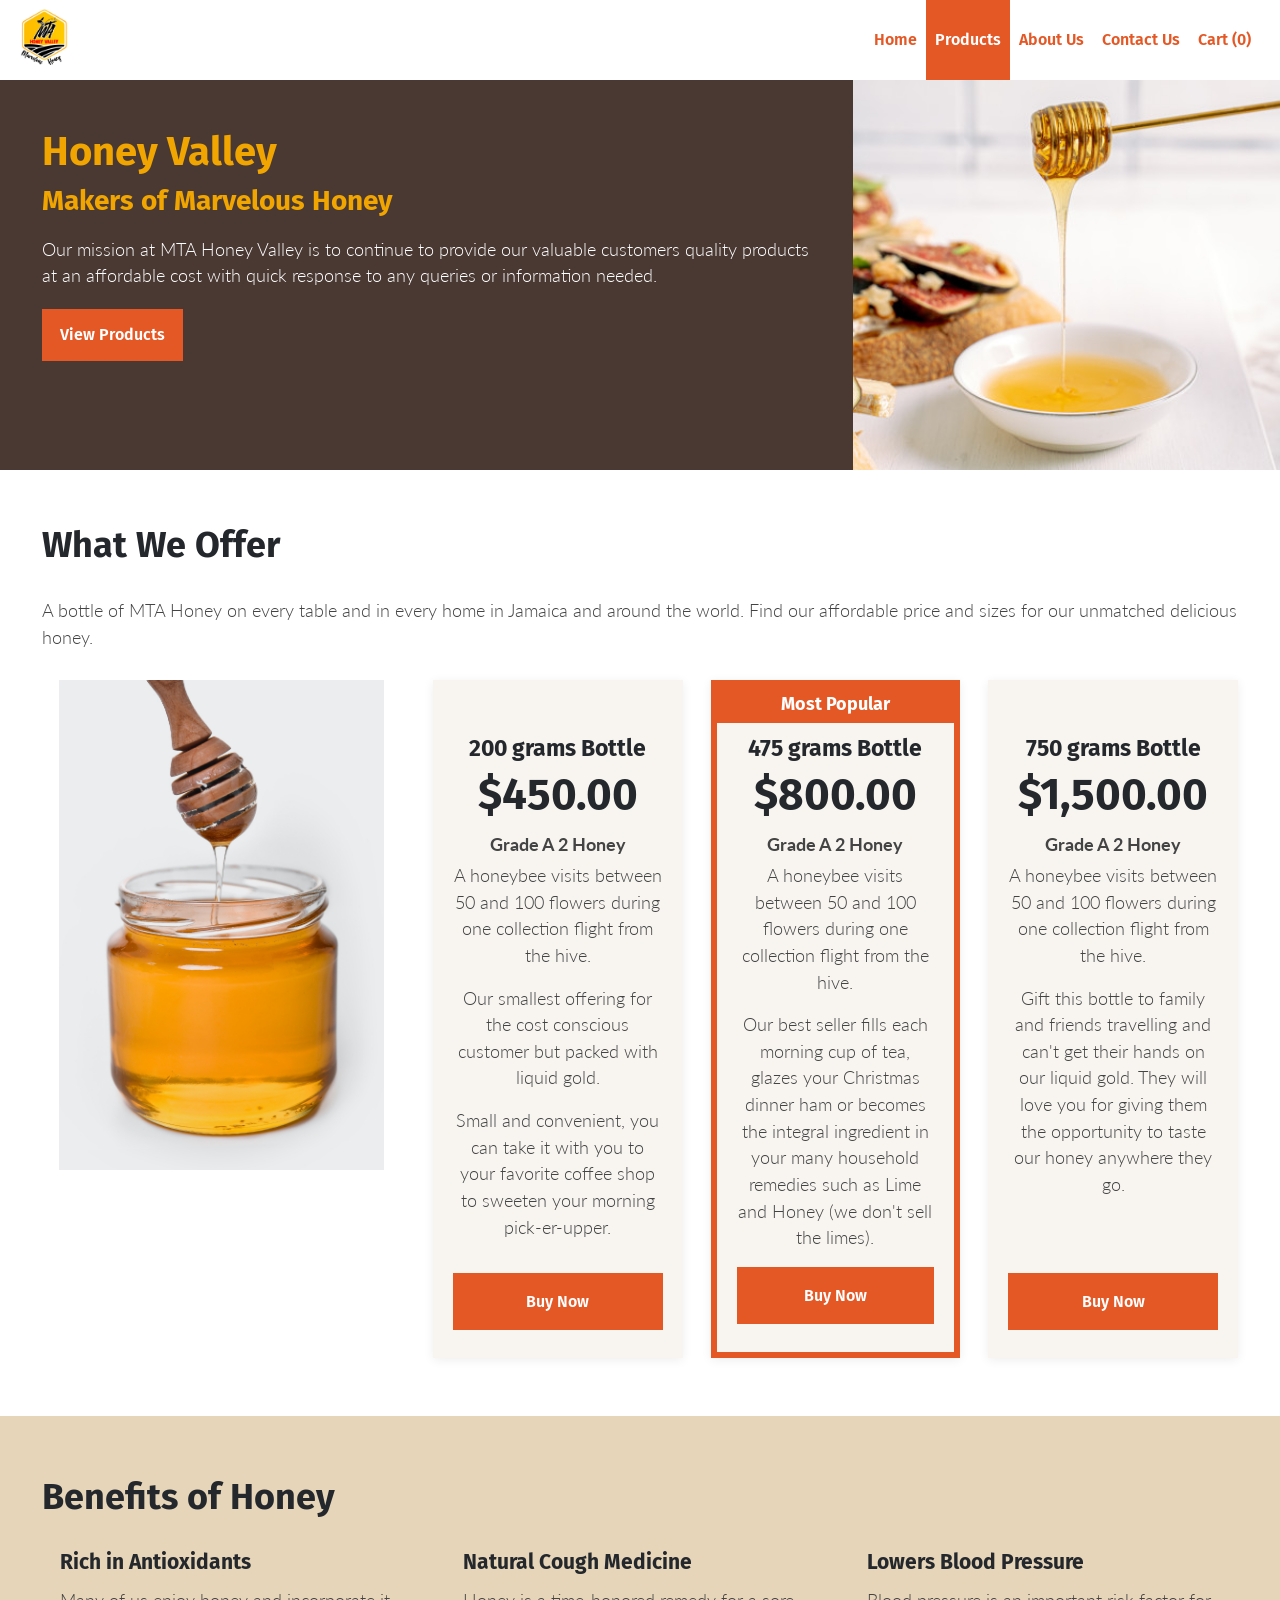
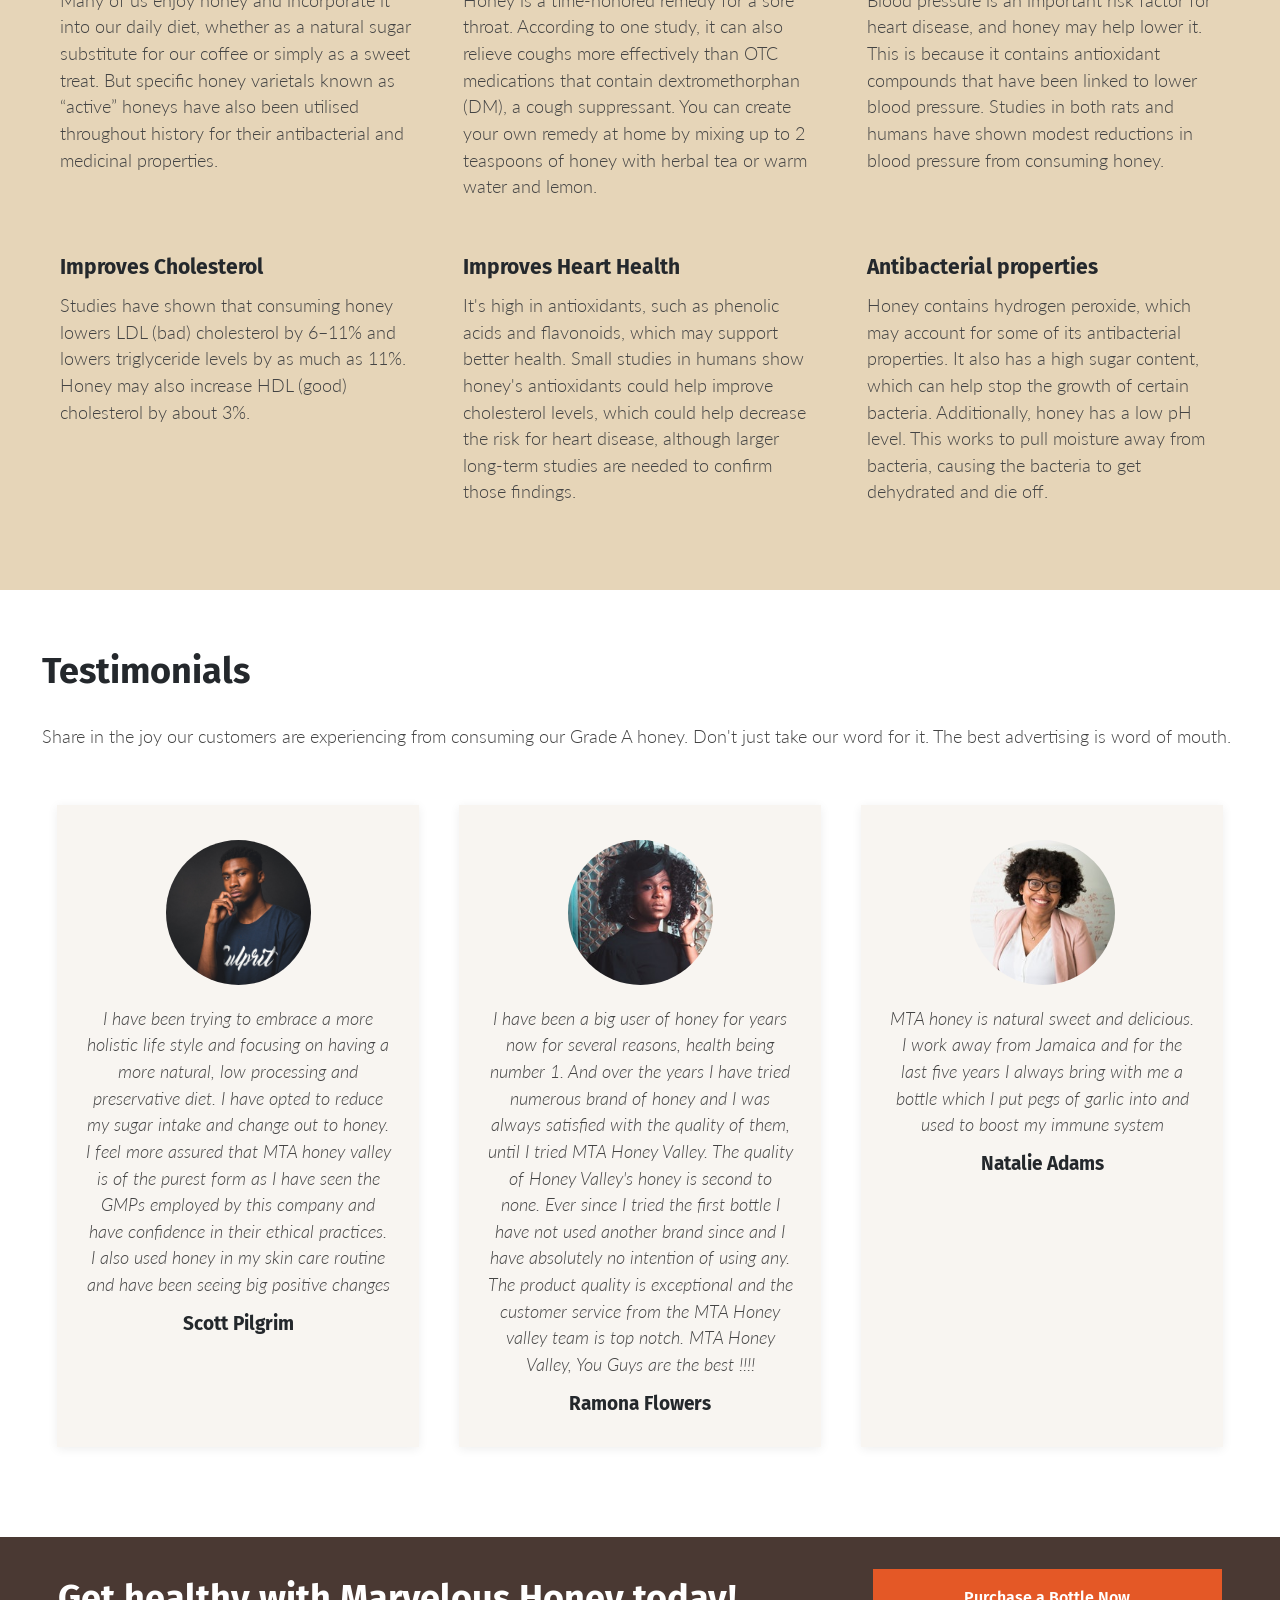
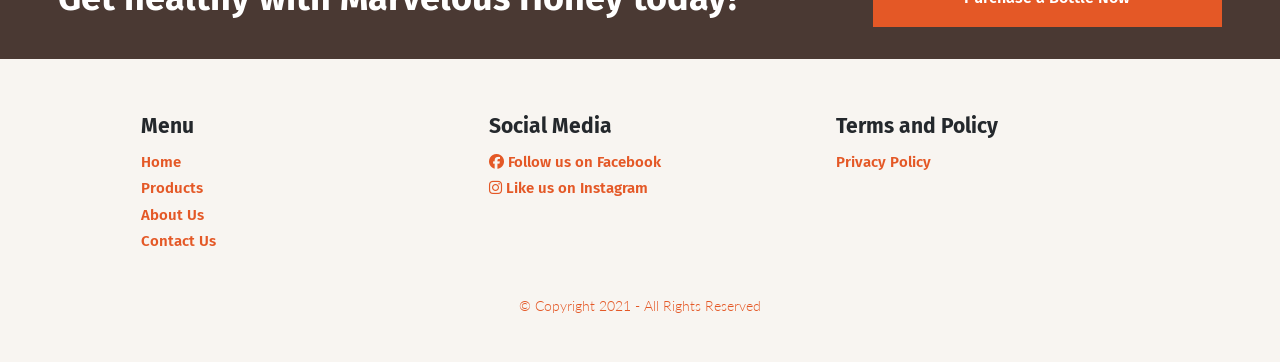
<file: honey-valley-website/index.html>
<!DOCTYPE html>
<html lang="en">
<head>
  <meta charset="UTF-8">
  <meta name="viewport" content="width=device-width, initial-scale=1.0">
  <meta name="description" content="Honey Valley — makers of marvelous honey in Jamaica.">
  <title>Honey Valley | Marvelous Honey</title>
  <link rel="preconnect" href="https://fonts.googleapis.com">
  <link rel="preconnect" href="https://fonts.gstatic.com" crossorigin>
  <link href="https://fonts.googleapis.com/css2?family=Fira+Sans:wght@600;700;800&family=Lato:wght@300;400;700&display=swap" rel="stylesheet">
  <link rel="stylesheet" href="https://cdnjs.cloudflare.com/ajax/libs/font-awesome/6.5.2/css/all.min.css">
  <link rel="stylesheet" href="css/style.css">
</head>
<body>
  <header class="site-header" id="home">
    <a href="#home" aria-label="Honey Valley home"><img class="logo" src="img/logo.png" alt="Honey Valley logo"></a>
    <nav aria-label="Main navigation">
      <a href="#home">Home</a><a class="active" href="#products">Products</a><a href="#about">About Us</a><a href="#contact">Contact Us</a><a href="#products" aria-label="Cart, zero items">Cart (0)</a>
    </nav>
  </header>
  <main>
    <section class="hero" aria-labelledby="hero-title">
      <div class="hero-copy">
        <h1 id="hero-title">Honey Valley</h1>
        <h2>Makers of Marvelous Honey</h2>
        <p>Our mission at MTA Honey Valley is to continue to provide our valuable customers quality products at an affordable cost with quick response to any queries or information needed.</p>
        <a class="button small" href="#products">View Products</a>
      </div>
      <div class="hero-photo" role="img" aria-label="Golden honey dripping from a honey dipper into a bowl"></div>
    </section>
    <section class="section products" id="products">
      <h2>What We Offer</h2>
      <p class="section-lead">A bottle of MTA Honey on every table and in every home in Jamaica and around the world. Find our affordable price and sizes for our unmatched delicious honey.</p>
      <div class="product-layout">
        <img class="product-photo" src="img/product.jpg" alt="Glass jar of golden honey with wooden honey dipper">
        <div class="product-cards">
          <article class="product-card">
            <h3>200 grams Bottle</h3><p class="price">$450.00</p><p class="grade">Grade A 2 Honey</p>
            <p>A honeybee visits between 50 and 100 flowers during one collection flight from the hive.</p>
            <p>Our smallest offering for the cost conscious customer but packed with liquid gold.</p>
            <p>Small and convenient, you can take it with you to your favorite coffee shop to sweeten your morning pick-er-upper.</p>
            <a class="button buy" href="mailto:info@honeyvalley.example?subject=200g%20Honey%20Enquiry">Buy Now</a>
          </article>
          <article class="product-card featured">
            <div class="ribbon">Most Popular</div>
            <h3>475 grams Bottle</h3><p class="price">$800.00</p><p class="grade">Grade A 2 Honey</p>
            <p>A honeybee visits between 50 and 100 flowers during one collection flight from the hive.</p>
            <p>Our best seller fills each morning cup of tea, glazes your Christmas dinner ham or becomes the integral ingredient in your many household remedies such as Lime and Honey (we don't sell the limes).</p>
            <a class="button buy" href="mailto:info@honeyvalley.example?subject=475g%20Honey%20Enquiry">Buy Now</a>
          </article>
          <article class="product-card">
            <h3>750 grams Bottle</h3><p class="price">$1,500.00</p><p class="grade">Grade A 2 Honey</p>
            <p>A honeybee visits between 50 and 100 flowers during one collection flight from the hive.</p>
            <p>Gift this bottle to family and friends travelling and can't get their hands on our liquid gold. They will love you for giving them the opportunity to taste our honey anywhere they go.</p>
            <a class="button buy" href="mailto:info@honeyvalley.example?subject=750g%20Honey%20Enquiry">Buy Now</a>
          </article>
        </div>
      </div>
    </section>
    <section class="section benefits" id="about">
      <h2>Benefits of Honey</h2>
      <div class="benefit-grid">
        <article><h3>Rich in Antioxidants</h3><p>Many of us enjoy honey and incorporate it into our daily diet, whether as a natural sugar substitute for our coffee or simply as a sweet treat. But specific honey varietals known as “active” honeys have also been utilised throughout history for their antibacterial and medicinal properties.</p></article>
        <article><h3>Natural Cough Medicine</h3><p>Honey is a time-honored remedy for a sore throat. According to one study, it can also relieve coughs more effectively than OTC medications that contain dextromethorphan (DM), a cough suppressant. You can create your own remedy at home by mixing up to 2 teaspoons of honey with herbal tea or warm water and lemon.</p></article>
        <article><h3>Lowers Blood Pressure</h3><p>Blood pressure is an important risk factor for heart disease, and honey may help lower it. This is because it contains antioxidant compounds that have been linked to lower blood pressure. Studies in both rats and humans have shown modest reductions in blood pressure from consuming honey.</p></article>
        <article><h3>Improves Cholesterol</h3><p>Studies have shown that consuming honey lowers LDL (bad) cholesterol by 6–11% and lowers triglyceride levels by as much as 11%. Honey may also increase HDL (good) cholesterol by about 3%.</p></article>
        <article><h3>Improves Heart Health</h3><p>It's high in antioxidants, such as phenolic acids and flavonoids, which may support better health. Small studies in humans show honey's antioxidants could help improve cholesterol levels, which could help decrease the risk for heart disease, although larger long-term studies are needed to confirm those findings.</p></article>
        <article><h3>Antibacterial properties</h3><p>Honey contains hydrogen peroxide, which may account for some of its antibacterial properties. It also has a high sugar content, which can help stop the growth of certain bacteria. Additionally, honey has a low pH level. This works to pull moisture away from bacteria, causing the bacteria to get dehydrated and die off.</p></article>
      </div>
    </section>
    <section class="section testimonials" id="testimonials">
      <h2>Testimonials</h2>
      <p class="section-lead">Share in the joy our customers are experiencing from consuming our Grade A honey. Don't just take our word for it. The best advertising is word of mouth.</p>
      <div class="testimonial-grid">
        <article class="testimonial-card"><img src="img/headshot.jpg" alt="Portrait of Scott Pilgrim"><blockquote>I have been trying to embrace a more holistic life style and focusing on having a more natural, low processing and preservative diet. I have opted to reduce my sugar intake and change out to honey. I feel more assured that MTA honey valley is of the purest form as I have seen the GMPs employed by this company and have confidence in their ethical practices. I also used honey in my skin care routine and have been seeing big positive changes</blockquote><h3>Scott Pilgrim</h3></article>
        <article class="testimonial-card"><img src="img/headshot-2.jpg" alt="Portrait of Ramona Flowers"><blockquote>I have been a big user of honey for years now for several reasons, health being number 1. And over the years I have tried numerous brand of honey and I was always satisfied with the quality of them, until I tried MTA Honey Valley. The quality of Honey Valley's honey is second to none. Ever since I tried the first bottle I have not used another brand since and I have absolutely no intention of using any. The product quality is exceptional and the customer service from the MTA Honey valley team is top notch. MTA Honey Valley, You Guys are the best !!!!</blockquote><h3>Ramona Flowers</h3></article>
        <article class="testimonial-card"><img src="img/headshot-3.jpg" alt="Portrait of Natalie Adams"><blockquote>MTA honey is natural sweet and delicious. I work away from Jamaica and for the last five years I always bring with me a bottle which I put pegs of garlic into and used to boost my immune system</blockquote><h3>Natalie Adams</h3></article>
      </div>
    </section>
    <section class="cta"><h2>Get healthy with Marvelous Honey today!</h2><a class="button" href="#products">Purchase a Bottle Now</a></section>
  </main>
  <footer class="footer" id="contact">
    <div class="footer-columns">
      <div><h3>Menu</h3><a href="#home">Home</a><a href="#products">Products</a><a href="#about">About Us</a><a href="#contact">Contact Us</a></div>
      <div><h3>Social Media</h3><a href="https://www.facebook.com/" target="_blank" rel="noopener noreferrer"><i class="fa-brands fa-facebook" aria-hidden="true"></i> Follow us on Facebook</a><a href="https://www.instagram.com/" target="_blank" rel="noopener noreferrer"><i class="fa-brands fa-instagram" aria-hidden="true"></i> Like us on Instagram</a></div>
      <div><h3>Terms and Policy</h3><a href="privacy.html">Privacy Policy</a></div>
    </div>
    <p class="copyright">© Copyright 2021 - All Rights Reserved</p>
  </footer>
</body>
</html>
</file>
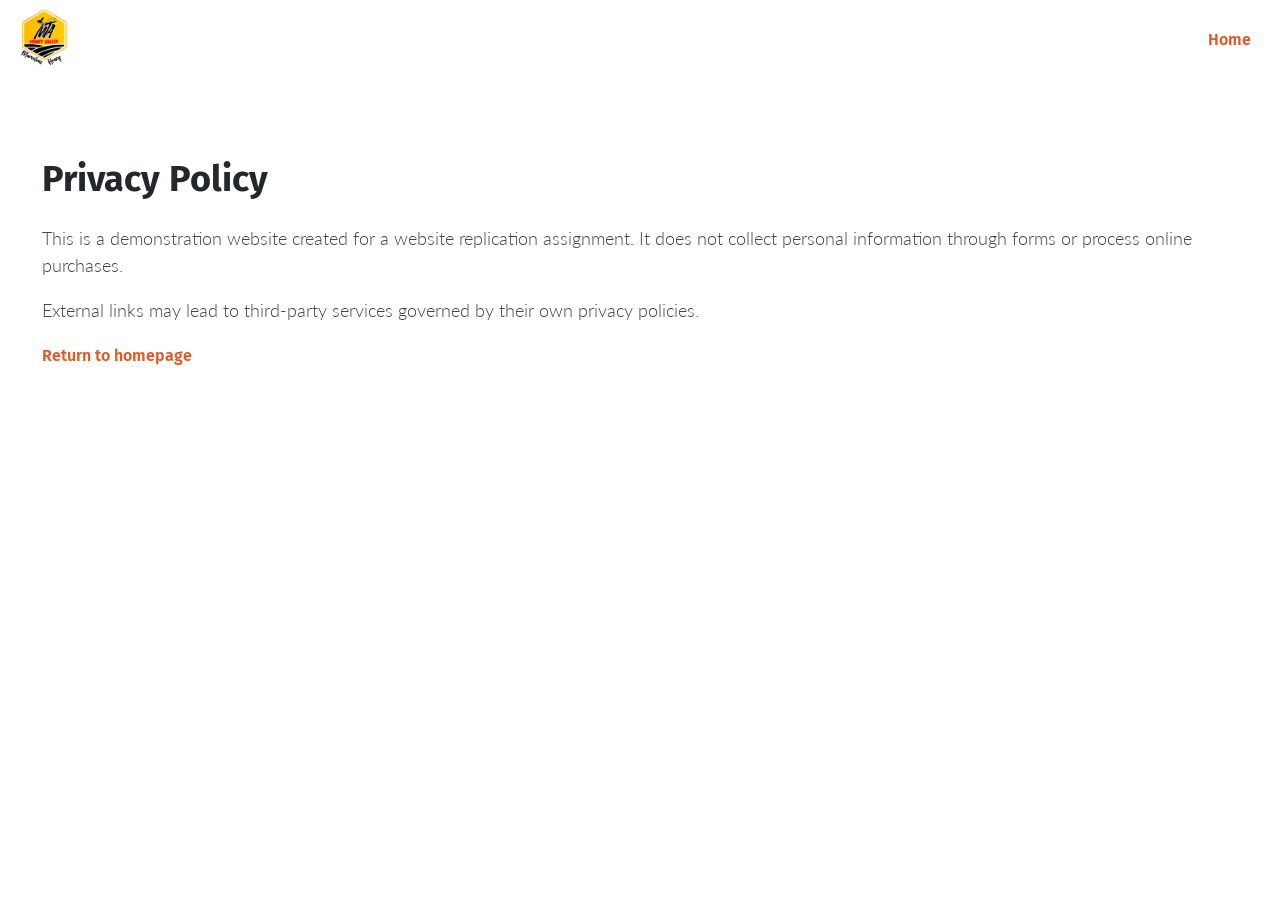
<file: honey-valley-website/privacy.html>
<!DOCTYPE html><html lang="en"><head><meta charset="UTF-8"><meta name="viewport" content="width=device-width,initial-scale=1"><title>Privacy Policy | Honey Valley</title><link href="https://fonts.googleapis.com/css2?family=Fira+Sans:wght@600;700&family=Lato:wght@300;400&display=swap" rel="stylesheet"><link rel="stylesheet" href="css/style.css"></head><body><header class="site-header"><a href="index.html"><img class="logo" src="img/logo.png" alt="Honey Valley logo"></a><nav><a href="index.html">Home</a></nav></header><main class="section"><h1>Privacy Policy</h1><p>This is a demonstration website created for a website replication assignment. It does not collect personal information through forms or process online purchases.</p><p>External links may lead to third-party services governed by their own privacy policies.</p><p><a href="index.html">Return to homepage</a></p></main></body></html>
</file>
<file: honey-valley-website/css/style.css>
:root{--brown:#4a3933;--yellow:#f0a500;--orange:#e45826;--text:#444444;--beige:#e6d5b8;--grey:#f8f5f1}
*{box-sizing:border-box}html{scroll-behavior:smooth}body{margin:0;color:var(--text);font:300 18px/1.48 'Lato',sans-serif}h1,h2,h3,h4,h5,h6{font-family:'Fira Sans',sans-serif;font-weight:700;color:#24282c;line-height:1.2}a{font-family:'Fira Sans',sans-serif;font-size:16px;font-weight:600;text-decoration:none;color:var(--orange)}.site-header{height:80px;padding:0 20px;display:flex;align-items:center;justify-content:space-between;background:#fff}.logo{width:48px;height:56px;object-fit:contain}.site-header nav{display:flex;align-items:stretch;height:100%}.site-header nav a{display:flex;align-items:center;padding:0 9px}.site-header nav a:hover,.site-header nav a:focus-visible,.site-header nav a.active{background:var(--orange);color:#fff}.hero{display:grid;grid-template-columns:2fr 1fr;min-height:390px}.hero-copy{background:var(--brown);padding:48px 42px;color:white}.hero h1{color:var(--yellow);font-size:40px;margin:0 0 8px}.hero h2{color:var(--yellow);font-size:28px;margin:0 0 18px}.hero p{margin:0 0 20px;max-width:1100px}.hero-photo{background:url('../img/intro.jpg') center 55%/cover no-repeat}.button{display:inline-block;background:var(--orange);color:white;padding:17px 25px;text-align:center;transition:background .2s}.button:hover,.button:focus-visible{background:#c43e14}.button.small{padding:14px 18px}.section{padding:54px 42px 58px}.section>h2{font-size:36px;margin:0 0 30px}.section-lead{margin:0 0 30px}.product-layout{display:grid;grid-template-columns:30% 1fr;gap:32px;align-items:start}.product-photo{width:100%;max-width:325px;height:490px;object-fit:cover;justify-self:center}.product-cards{display:grid;grid-template-columns:repeat(3,minmax(0,1fr));gap:28px}.product-card{background:var(--grey);padding:55px 20px 28px;text-align:center;min-height:580px;box-shadow:0 2px 10px #00000012;position:relative;display:flex;flex-direction:column;align-items:stretch}.product-card h3{font-size:23px;margin:0 0 8px}.product-card .price{font:700 44px/1.1 'Fira Sans',sans-serif;color:#24282c;margin:0 0 12px}.product-card .grade{font-weight:700;margin:0 0 4px}.product-card p{margin:0 0 16px}.product-card .buy{margin-top:auto}.product-card.featured{border:6px solid var(--orange);padding-top:49px}.ribbon{position:absolute;top:-1px;left:-1px;right:-1px;background:var(--orange);color:white;font:700 18px 'Fira Sans',sans-serif;padding:8px}.benefits{background:var(--beige);padding-top:60px;padding-bottom:85px}.benefit-grid{display:grid;grid-template-columns:repeat(3,minmax(0,1fr));gap:55px 50px;padding:0 18px}.benefit-grid h3{font-size:21px;margin:0 0 12px}.benefit-grid p{margin:0}.testimonials{padding-top:60px;padding-bottom:90px}.testimonial-grid{display:grid;grid-template-columns:repeat(3,minmax(0,1fr));gap:40px;margin:55px 15px 0}.testimonial-card{background:var(--grey);padding:35px 28px 32px;text-align:center;box-shadow:0 2px 10px #00000012;min-height:495px;transition:background .2s,color .2s}.testimonial-card:hover{background:var(--orange);color:#fff}.testimonial-card:hover h3{color:#fff}.testimonial-card img{width:145px;height:145px;border-radius:50%;object-fit:cover;display:block;margin:0 auto 20px}.testimonial-card blockquote{margin:0;font-style:italic}.testimonial-card h3{font-size:19px;margin:15px 0 0}.cta{background:var(--brown);color:white;display:flex;align-items:center;justify-content:space-between;gap:30px;padding:32px 58px}.cta h2{color:white;font-size:36px;margin:0}.cta .button{width:30%;min-width:270px}.footer{background:var(--grey);padding:55px 11% 45px}.footer-columns{display:grid;grid-template-columns:repeat(3,1fr);gap:45px}.footer h3{font-size:21px;margin:0 0 12px}.footer a{display:block;font-size:15px;margin:4px 0}.footer a:hover{text-decoration:underline}.copyright{text-align:center;color:var(--orange);font-size:14px;margin:40px 0 0}@media(max-width:1050px){.product-layout{grid-template-columns:1fr}.product-photo{display:none}.product-cards{gap:14px}.testimonial-grid{gap:16px}.hero{grid-template-columns:1.5fr 1fr}}@media(max-width:700px){.site-header{height:auto;min-height:80px;flex-wrap:wrap}.site-header nav{flex-wrap:wrap}.site-header nav a{padding:10px}.hero{grid-template-columns:1fr}.hero-photo{height:250px;grid-row:1}.section{padding:35px 20px}.product-cards,.benefit-grid,.testimonial-grid,.footer-columns{grid-template-columns:1fr}.product-card{min-height:0}.benefit-grid{padding:0}.cta{flex-direction:column;align-items:stretch;padding:30px 20px}.cta .button{width:100%;min-width:0}.footer{padding:35px 25px}}
</file>
